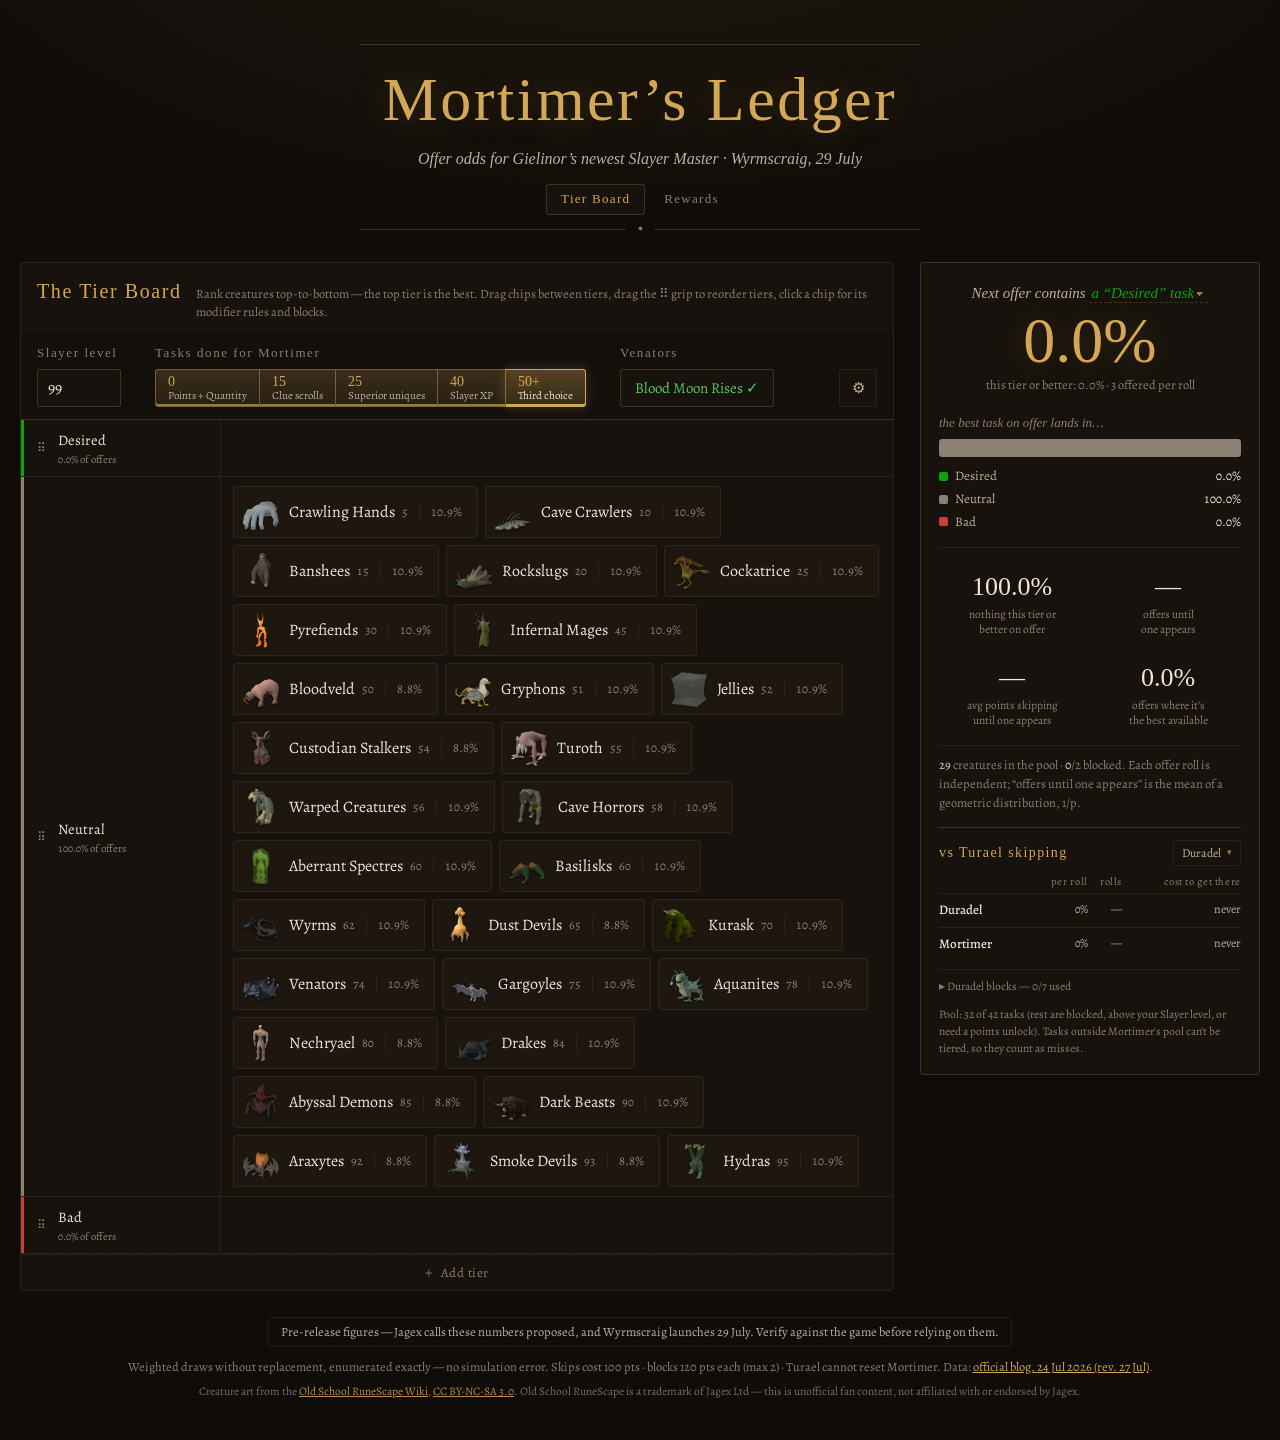
<file: index.html>
<!DOCTYPE html>
<html lang="en">
<head>
<meta charset="utf-8">
<meta name="viewport" content="width=device-width, initial-scale=1">
<title>Mortimer’s Ledger — OSRS Slayer Task Odds</title>
<link rel="preconnect" href="https://fonts.googleapis.com">
<link rel="preconnect" href="https://fonts.gstatic.com" crossorigin>
<link href="https://fonts.googleapis.com/css2?family=IM+Fell+English+SC&family=IM+Fell+English:ital@0;1&family=Alegreya:ital,wght@0,400;0,500;0,700;1,400&display=swap" rel="stylesheet">
<link rel="stylesheet" href="style.css?v=21">
</head>
<body>

<header class="masthead">
  <div class="rule-top"></div>
  <h1>Mortimer’s Ledger</h1>
  <p class="sub">Offer odds for Gielinor’s newest Slayer Master · Wyrmscraig, 29 July</p>
  <nav class="pagenav">
    <a href="index.html" class="on">Tier Board</a>
    <a href="rewards.html">Rewards</a>
  </nav>
  <div class="rule-bottom"><span class="rule-gem">◆</span></div>
</header>

<main class="layout">
  <section class="tierboard" aria-label="Tier board">
    <div class="tb-head">
      <h2>The Tier Board</h2>
      <p>Rank creatures top-to-bottom — the top tier is the best. Drag chips between tiers, drag the ⠿ grip to reorder tiers, click a chip for its modifier rules and blocks.</p>
    </div>

  <div class="controls" aria-label="Settings">
  <div class="ctl">
    <label for="level">Slayer level</label>
    <input id="level" type="number" min="1" max="99" step="1" value="99">
  </div>
  <div class="ctl">
    <label id="progress-label">Tasks done for Mortimer</label>
    <div class="steps" id="steps" role="group" aria-labelledby="progress-label"></div>
  </div>
  <div class="ctl">
    <label for="venators">Venators</label>
    <button id="venators" class="toggle on" aria-pressed="true">Blood Moon Rises ✓</button>
  </div>
  <div class="ctl ctl-end">
    <div class="sel tools" id="tools">
      <button type="button" class="sel-btn tools-btn" aria-haspopup="menu" aria-expanded="false"
        aria-label="Tools" title="Export, import and reset">⚙</button>
      <ul class="sel-menu tools-menu" role="menu" hidden>
        <li role="menuitem" tabindex="-1" data-tool="copy-code">
          Copy share code <small>a short string for this board</small></li>
        <li role="menuitem" tabindex="-1" data-tool="paste-code">
          Paste share code <small>load a board from a code or link</small></li>
        <li role="menuitem" tabindex="-1" data-tool="reset" class="danger">
          Reset ledger <small>clear tiers, rules and blocks</small></li>
      </ul>
    </div>
  </div>
  </div>

    <div id="tiers"></div>
  </section>

  <aside class="results" aria-label="Odds">
    <div class="hero">
      <p class="hero-label">Next offer contains <select id="focus-tier" class="hero-sel" aria-label="Which tier to measure"></select></p>
      <p class="hero-num" id="hero-num">—</p>
      <p class="hero-foot" id="hero-foot"></p>
    </div>

    <div class="bar-wrap">
      <p class="bar-cap">the best task on offer lands in…</p>
      <div class="bar" id="bar" role="img" aria-label="Distribution of the best tier on offer"></div>
      <ul class="legend" id="legend"></ul>
    </div>

    <div class="tiles">
      <div class="tile"><p class="t-num" id="t-nothing">—</p><p class="t-label">nothing this tier or<br>better on offer</p></div>
      <div class="tile"><p class="t-num" id="t-rolls">—</p><p class="t-label">offers until<br>one appears</p></div>
      <div class="tile"><p class="t-num" id="t-skipcost">—</p><p class="t-label">avg points skipping<br>until one appears</p></div>
      <div class="tile"><p class="t-num" id="t-best">—</p><p class="t-label">offers where it’s<br>the best available</p></div>
    </div>

    <div class="fine" id="fine"></div>

    <div class="versus" id="versus" aria-label="Comparison with Turael skipping">
      <div class="vs-head">
        <h3>vs Turael skipping</h3>
        <div id="master-sel"></div>
      </div>
      <table class="vs-table">
        <thead>
          <tr><th></th><th>per roll</th><th>rolls</th><th>cost to get there</th></tr>
        </thead>
        <tbody id="vs-body"></tbody>
      </table>
      <button type="button" class="vs-blocks-btn" id="vs-blocks-btn" aria-expanded="false"></button>
      <div class="vs-blocks" id="vs-blocks" hidden></div>
      <p class="vs-note" id="vs-note"></p>
    </div>
  </aside>
</main>

<footer class="colophon">
  <p class="warn">Pre-release figures — Jagex calls these numbers proposed, and Wyrmscraig launches 29 July. Verify against the game before relying on them.</p>
  <p>
    Weighted draws without replacement, enumerated exactly — no simulation error.
    Skips cost 100 pts · blocks 120 pts each (max 2) · Turael cannot reset Mortimer.
    Data: <a href="https://secure.runescape.com/m=news/meet-mortimer-your-newest-slayer-master?oldschool=1">official blog, 24 Jul 2026 (rev. 27 Jul)</a>.
  </p>
  <p class="credit">
    Creature art from the <a href="https://oldschool.runescape.wiki">Old School RuneScape Wiki</a>,
    <a href="https://creativecommons.org/licenses/by-nc-sa/3.0/">CC BY-NC-SA 3.0</a>.
    Old School RuneScape is a trademark of Jagex Ltd — this is unofficial fan content,
    not affiliated with or endorsed by Jagex.
  </p>
</footer>

<div id="popover" class="popover" hidden></div>

<script src="data.js?v=21"></script>
<script src="masters.js?v=21"></script>
<script src="math.js?v=21"></script>
<script src="share.js?v=21"></script>
<script src="app.js?v=21"></script>
</body>
</html>
</file>
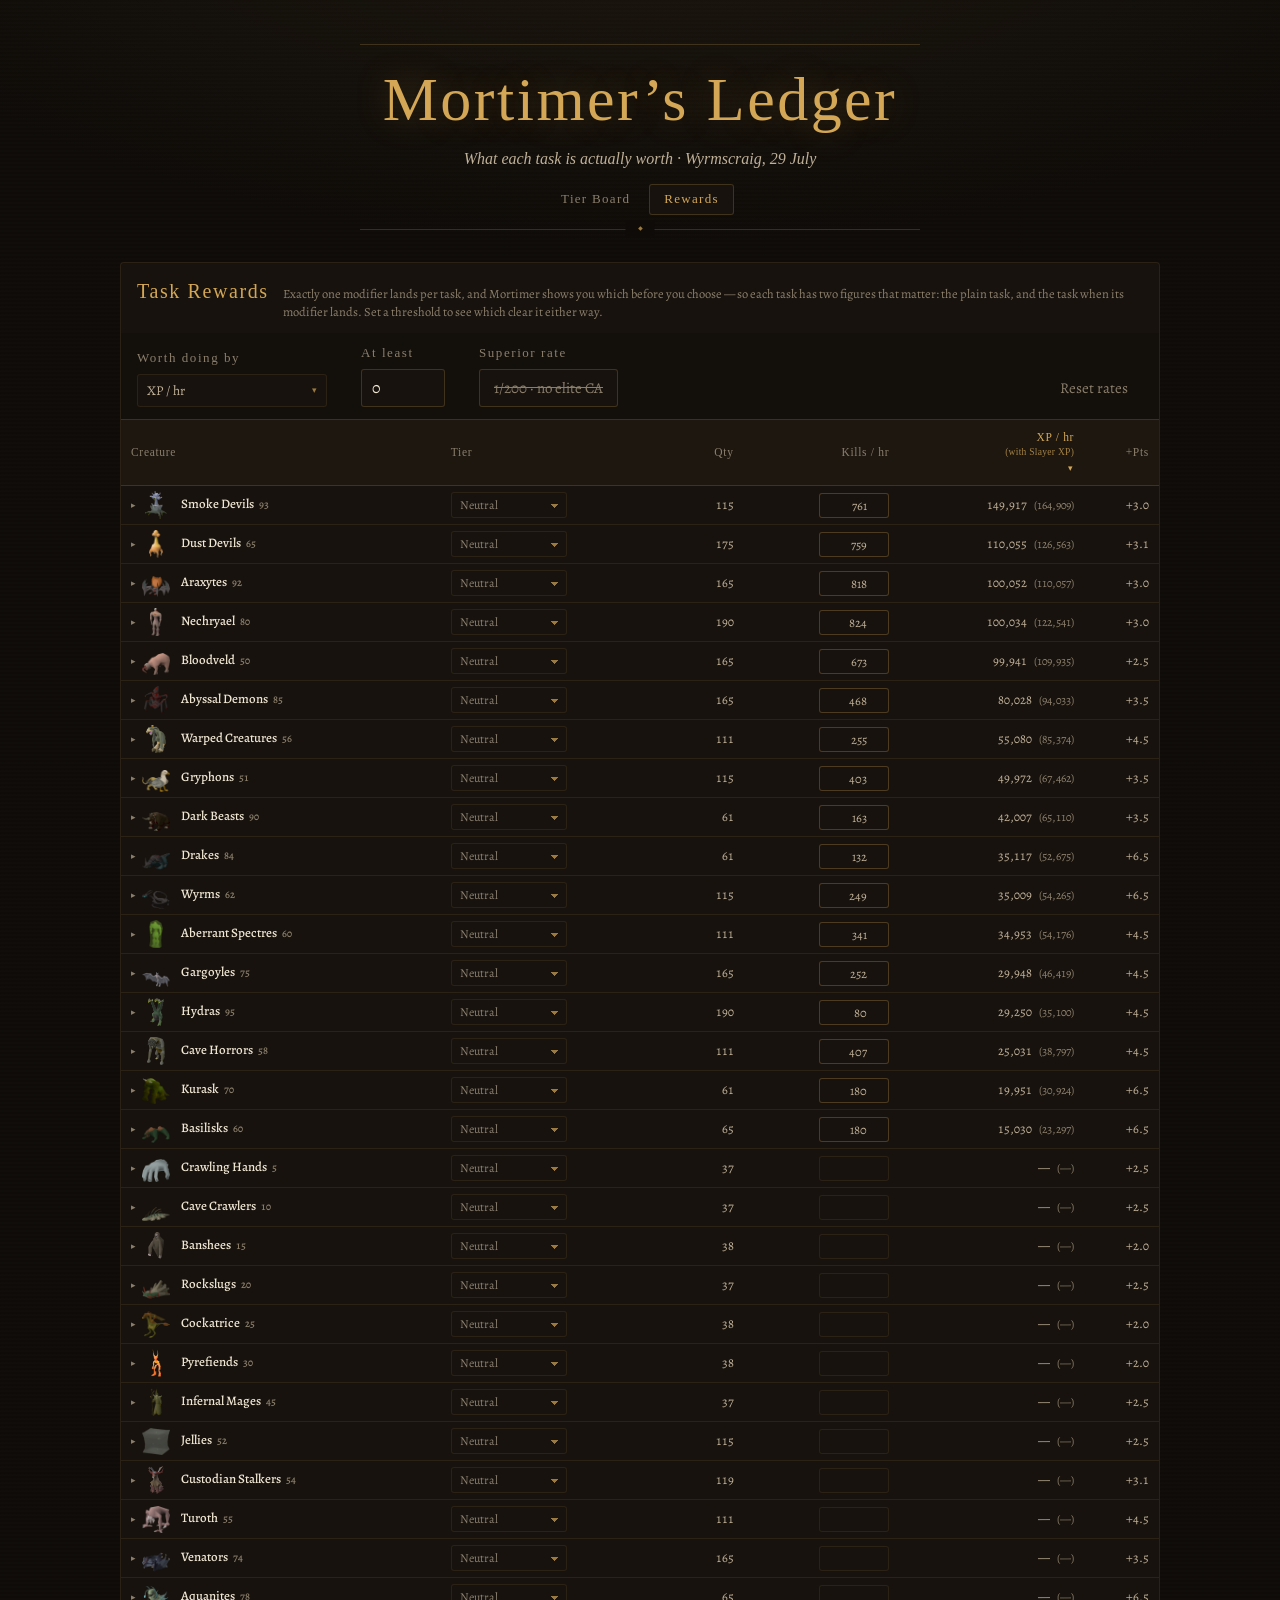
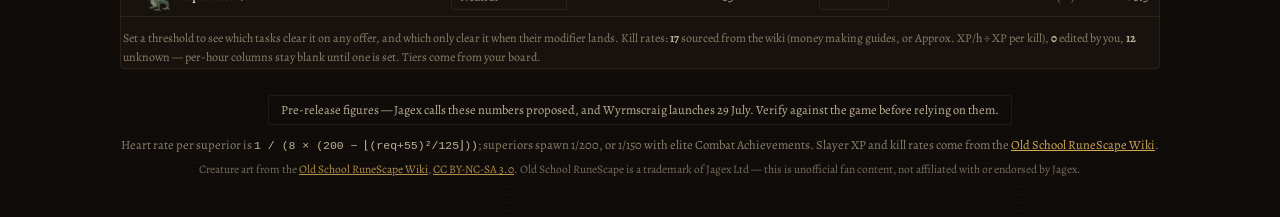
<file: rewards.html>
<!DOCTYPE html>
<html lang="en">
<head>
<meta charset="utf-8">
<meta name="viewport" content="width=device-width, initial-scale=1">
<title>Rewards — Mortimer’s Ledger</title>
<link rel="preconnect" href="https://fonts.googleapis.com">
<link rel="preconnect" href="https://fonts.gstatic.com" crossorigin>
<link href="https://fonts.googleapis.com/css2?family=IM+Fell+English+SC&family=IM+Fell+English:ital@0;1&family=Alegreya:ital,wght@0,400;0,500;0,700;1,400&display=swap" rel="stylesheet">
<link rel="stylesheet" href="style.css?v=21">
</head>
<body>

<header class="masthead">
  <div class="rule-top"></div>
  <h1>Mortimer’s Ledger</h1>
  <p class="sub">What each task is actually worth · Wyrmscraig, 29 July</p>
  <nav class="pagenav">
    <a href="index.html">Tier Board</a>
    <a href="rewards.html" class="on">Rewards</a>
  </nav>
  <div class="rule-bottom"><span class="rule-gem">◆</span></div>
</header>

<main class="rewards-page">
  <section class="tierboard">
    <div class="tb-head">
      <h2>Task Rewards</h2>
      <p>Exactly one modifier lands per task, and Mortimer shows you which before you choose — so each task has two figures that matter: the plain task, and the task when its modifier lands. Set a threshold to see which clear it either way.</p>
    </div>

    <div class="controls" aria-label="Reward settings">
      <div class="ctl">
        <label for="rw-metric">Worth doing by</label>
        <div id="rw-metric"></div>
      </div>
      <div class="ctl">
        <label for="rw-threshold">At least</label>
        <input id="rw-threshold" type="number" min="0" step="1000" value="0">
      </div>
      <div class="ctl">
        <label id="rw-elite-label">Superior rate</label>
        <button id="rw-elite" class="toggle" aria-pressed="false" aria-labelledby="rw-elite-label">1/200 · no elite CA</button>
      </div>
      <div class="ctl ctl-end">
        <button id="rw-reset-kph" class="ghost" title="Restore the wiki-sourced kill rates and clear your edits">Reset rates</button>
      </div>
    </div>

    <div class="rw-scroll">
      <table class="rw-table" id="rw-table">
        <thead>
          <tr>
            <th data-sort="name">Creature</th>
            <th data-sort="tier">Tier</th>
            <th data-sort="qty" class="num" title="Average assignment size">Qty</th>
            <th data-sort="kph" class="num" title="Kills per hour — editable; seeded from the wiki where a guide covers this creature">Kills / hr</th>
            <th data-sort="baseVal" class="num" id="rw-h-metric" title="The plain task, with the same task in parentheses when its modifier lands"></th>
            <th data-sort="pointsBonus" class="num" title="Average Slayer points added by the points modifier">+Pts</th>
          </tr>
        </thead>
        <tbody id="rw-body"></tbody>
      </table>
    </div>

    <p class="rw-note" id="rw-note"></p>
  </section>
</main>

<footer class="colophon">
  <p class="warn">Pre-release figures — Jagex calls these numbers proposed, and Wyrmscraig launches 29 July. Verify against the game before relying on them.</p>
  <p>
    Heart rate per superior is <code>1 / (8 × (200 − ⌊(req+55)²/125⌋))</code>; superiors spawn 1/200, or 1/150 with elite Combat Achievements.
    Slayer XP and kill rates come from the <a href="https://oldschool.runescape.wiki">Old School RuneScape Wiki</a>.
  </p>
  <p class="credit">
    Creature art from the <a href="https://oldschool.runescape.wiki">Old School RuneScape Wiki</a>,
    <a href="https://creativecommons.org/licenses/by-nc-sa/3.0/">CC BY-NC-SA 3.0</a>.
    Old School RuneScape is a trademark of Jagex Ltd — this is unofficial fan content,
    not affiliated with or endorsed by Jagex.
  </p>
</footer>

<script src="data.js?v=21"></script>
<script src="stats.js?v=21"></script>
<script src="rewards.js?v=21"></script>
<script src="rewards-page.js?v=21"></script>
</body>
</html>
</file>
<file: style.css>
/* ————— Mortimer's Ledger — dark bestiary aesthetic ————— */

:root {
  --page: #0e0b08;
  --panel: #17120d;
  --panel-2: #1d1710;
  --ink: #efe6d3;
  --ink-2: #bfb098;
  --ink-3: #8b7f6c;
  --gold: #d3a755;
  --gold-dim: #9a7a3e;
  --hairline: rgba(211, 167, 85, 0.22);
  --hairline-faint: rgba(211, 167, 85, 0.10);
  --desired: #0ca30c;
  --desired-ink: #57c957;
  --bad: #d03b3b;
  --bad-ink: #e06a6a;
  --neutral: #8b8071;
  --ctl-h: 38px;
  --serif-display: "IM Fell English SC", Georgia, serif;
  --serif: "IM Fell English", Georgia, serif;
  --body: "Alegreya", Palatino, Georgia, serif;
}

* { box-sizing: border-box; }

body {
  margin: 0;
  background:
    radial-gradient(1200px 500px at 50% -100px, rgba(211,167,85,0.07), transparent 70%),
    repeating-linear-gradient(0deg, transparent 0 2px, rgba(255,255,255,0.006) 2px 4px),
    var(--page);
  color: var(--ink);
  font-family: var(--body);
  font-size: 16px;
  line-height: 1.45;
  min-height: 100vh;
}

a { color: var(--gold); }

/* ————— masthead ————— */

.masthead { text-align: center; padding: 44px 20px 10px; }
.masthead h1 {
  font-family: var(--serif-display);
  font-weight: 400;
  font-size: clamp(38px, 6vw, 62px);
  letter-spacing: 0.04em;
  margin: 10px 0 2px;
  color: var(--gold);
  text-shadow: 0 0 34px rgba(211,167,85,0.25);
}
.masthead .sub {
  font-family: var(--serif);
  font-style: italic;
  color: var(--ink-2);
  margin: 0 0 14px;
}
.rule-top, .rule-bottom {
  width: min(560px, 80%);
  margin: 0 auto;
  border-top: 1px solid var(--hairline);
  position: relative;
}
.rule-bottom { border-top: none; border-bottom: 1px solid var(--hairline); height: 1px; }
.rule-gem {
  position: absolute; left: 50%; top: -9px; transform: translateX(-50%);
  background: var(--page); padding: 0 12px;
  color: var(--gold-dim); font-size: 11px;
}

/* ————— controls ————— */

/* a toolbar strip inside the board panel, under its title: groups packed
   left at an even rhythm, separated by hairlines, gear pinned right */
.controls {
  display: flex; flex-wrap: wrap; row-gap: 12px;
  align-items: flex-end;
  padding: 11px 16px 12px;
  background: rgba(0, 0, 0, 0.16);
  border-bottom: 1px solid var(--hairline);
}
.controls { column-gap: 34px; }
.controls .ctl-end { margin-left: auto; }
.ctl label {
  display: block;
  font-family: var(--serif-display);
  font-size: 13px; letter-spacing: 0.12em;
  color: var(--ink-3); margin-bottom: 6px;
}
.ctl input[type="number"] {
  width: 84px; height: var(--ctl-h); padding: 0 10px;
  background: var(--panel); color: var(--ink);
  border: 1px solid var(--hairline); border-radius: 3px;
  font-family: var(--body); font-size: 16px;
}
.seg { display: inline-flex; border: 1px solid var(--hairline); border-radius: 3px; overflow: hidden; }
.seg button, .toggle, .ghost {
  appearance: none; border: none; cursor: pointer;
  background: var(--panel); color: var(--ink-2);
  font-family: var(--body); font-size: 15px;
  padding: 8px 14px;
}
.seg button small { color: var(--ink-3); font-size: 12px; }
.seg button + button { border-left: 1px solid var(--hairline-faint); }
.seg button.on { background: var(--panel-2); color: var(--gold); }
.toggle { border: 1px solid var(--hairline); border-radius: 3px; height: var(--ctl-h); }
.toggle.on { color: var(--desired-ink); }
.toggle:not(.on) { color: var(--ink-3); text-decoration: line-through; }
/* progression stepper */
.steps { display: flex; align-items: stretch; position: relative; }
.step {
  appearance: none; cursor: pointer;
  height: var(--ctl-h);
  background: var(--panel); color: var(--ink-3);
  border: 1px solid var(--hairline-faint);
  border-right-width: 0;
  padding: 0 12px;
  font-family: var(--body); text-align: center;
  display: flex; flex-direction: column; justify-content: center; gap: 1px;
  white-space: nowrap;
}
.step:first-child { border-radius: 3px 0 0 3px; }
.step:last-child { border-radius: 0 3px 3px 0; border-right-width: 1px; }
.step .st-n {
  font-family: var(--serif-display); font-size: 14px; line-height: 1.1;
  color: var(--ink-3); font-variant-numeric: tabular-nums;
}
.step .st-u { font-size: 11px; line-height: 1.1; color: var(--ink-3); }
.step:hover { background: var(--panel-2); }

/* completed steps read as a filled progress track */
.step.on {
  background: linear-gradient(rgba(211,167,85,0.20), rgba(211,167,85,0.10));
  border-color: rgba(211,167,85,0.45);
  box-shadow: inset 0 -2px 0 var(--gold-dim);
}
.step.on + .step { border-left-color: rgba(211,167,85,0.45); }
.step.on .st-n { color: var(--gold); }
.step.on .st-u { color: var(--ink-2); }
.step.on:hover { background: linear-gradient(rgba(211,167,85,0.26), rgba(211,167,85,0.14)); }

/* the step you're standing on */
.step.cur {
  background: linear-gradient(rgba(211,167,85,0.34), rgba(211,167,85,0.18));
  border-color: var(--gold);
  box-shadow: inset 0 -2px 0 var(--gold), 0 0 12px rgba(211,167,85,0.25);
}
.step.cur .st-n { color: var(--gold); text-shadow: 0 0 12px rgba(211,167,85,0.5); }
.step.cur .st-u { color: var(--ink); }

/* not yet reached */
.step:not(.on) { opacity: 0.5; }
.step:not(.on):hover { opacity: 0.75; }

.ghost { background: transparent; border: 1px solid transparent; color: var(--ink-3); }
.ghost:hover { color: var(--gold); border-color: var(--hairline-faint); }


/* ————— tier board ————— */

.tierboard {
  background: var(--panel);
  border: 1px solid var(--hairline-faint);
  border-radius: 4px;
  overflow: hidden;
  min-width: 0;
}
.tb-head {
  display: flex; align-items: baseline; gap: 14px;
  padding: 14px 16px 12px;
}
.tb-head h2 {
  font-family: var(--serif-display); font-weight: 400;
  font-size: 20px; letter-spacing: 0.08em;
  color: var(--gold); margin: 0; white-space: nowrap;
}
.tb-head p { margin: 0; font-size: 12.5px; color: var(--ink-3); flex: 1; }
.tb-head .ghost { white-space: nowrap; }
#flash {
  flex: none; font-size: 12.5px; color: var(--gold);
  opacity: 0; transition: opacity 0.25s;
}
#flash.on { opacity: 1; }

#tiers { position: relative; }
.tier { display: flex; border-bottom: 1px solid var(--hairline-faint); }
.tier:last-child { border-bottom: none; }
.tier.dragging { opacity: 0.45; }
.tier-side {
  width: 200px; flex: none;
  display: flex; align-items: center; gap: 7px;
  padding: 6px 10px 6px 12px;
  border-right: 1px solid var(--hairline-faint);
  position: relative;
}
.tier-grip {
  flex: none; cursor: grab;
  color: var(--ink-3); font-size: 12px; line-height: 1;
  letter-spacing: -1px; padding: 4px 2px 4px 4px;
  user-select: none;
}
.tier-grip:hover { color: var(--gold); }
.tier-grip:active { cursor: grabbing; }

/* the add-tier bar: one plain full-width row — it only gains the tier
   two-column shape once it materialises as a real tier */
.tier-add {
  appearance: none; cursor: pointer;
  display: flex; align-items: center; justify-content: center; gap: 7px;
  width: 100%; min-height: 36px; padding: 8px 12px; margin: 0;
  background: transparent;
  border: none; border-top: 1px dashed var(--hairline-faint);
  font-family: var(--body); font-size: 13px; letter-spacing: 0.04em;
  color: var(--ink-3);
}
.tier-add .ta-plus { font-size: 15px; line-height: 1; }
.tier-add:hover {
  color: var(--gold);
  background: rgba(211,167,85,0.04);
  border-top-color: rgba(211,167,85,0.45);
}
.tier-add:focus-visible { outline: 1px solid var(--gold-dim); outline-offset: -2px; }
.tier-add.drag-over {
  color: var(--gold);
  background: rgba(211,167,85,0.10);
  border-top: 1px solid var(--gold);
  box-shadow: inset 0 0 0 1px rgba(211,167,85,0.35);
}

#tier-marker {
  position: absolute; left: 0; right: 0; height: 2px;
  background: var(--gold); border-radius: 1px;
  box-shadow: 0 0 7px rgba(211,167,85,0.8);
  pointer-events: none; z-index: 5;
}
.tier-side-main { flex: 1; min-width: 0; display: flex; flex-direction: column; }
.tier-odds {
  font-size: 11px; color: var(--ink-3);
  padding-left: 4px; font-variant-numeric: tabular-nums;
  cursor: help;
}
.tier-name {
  flex: 1; min-width: 0;
  background: transparent; border: none;
  color: var(--ink); font-family: var(--body); font-size: 14.5px;
  padding: 2px 4px; border-radius: 2px;
}
input.tier-name:hover { background: rgba(255,255,255,0.03); }
input.tier-name:focus { outline: 1px solid var(--hairline); background: var(--panel-2); }
.tier-tools { display: flex; gap: 1px; opacity: 0; transition: opacity 0.15s; }
.tier-side:hover .tier-tools, .tier-side:focus-within .tier-tools { opacity: 1; }
.tier-tools button {
  appearance: none; cursor: pointer;
  background: transparent; border: 1px solid transparent; border-radius: 2px;
  color: var(--ink-3); font-size: 11px; line-height: 1; padding: 4px 5px;
  font-family: var(--body);
}
.tier-tools button:hover { color: var(--ink); border-color: var(--hairline-faint); }
.tier-tools button:disabled { opacity: 0.3; cursor: not-allowed; }

.tier-drop {
  flex: 1; display: flex; flex-wrap: wrap; align-content: flex-start;
  gap: 7px; padding: 9px 12px; min-height: 56px;
  position: relative;
}
.tier-drop.drag-over { background: rgba(211,167,85,0.04); }

#drop-marker {
  position: absolute; width: 2px;
  background: var(--gold); border-radius: 1px;
  box-shadow: 0 0 7px rgba(211,167,85,0.8);
  pointer-events: none;
}

.crea {
  background: var(--panel-2);
  border: 1px solid var(--hairline-faint); border-radius: 4px;
  padding: 7px 15px 7px 9px; font-size: 16px; line-height: 1.25;
  cursor: grab; user-select: none; white-space: nowrap;
  display: inline-flex; align-items: center;
}
.c-img {
  width: 36px; height: 36px; flex: none;
  object-fit: contain; object-position: center bottom;
  margin-right: 10px;
  filter: drop-shadow(0 1px 1px rgba(0,0,0,0.55));
}
.crea.c-blocked .c-img, .crea.c-locked .c-img { filter: grayscale(1) opacity(0.6); }
.crea:active { cursor: grabbing; }
.crea:hover { border-color: var(--hairline); }
.crea.c-sel { border-color: var(--gold); color: var(--gold); }
.crea small { color: var(--ink-3); margin-left: 7px; font-size: 12.5px; font-variant-numeric: tabular-nums; }
.crea .c-off {
  margin-left: 11px; padding-left: 11px;
  border-left: 1px solid var(--hairline-faint);
  color: var(--ink-3); font-size: 13px; font-variant-numeric: tabular-nums;
}
.crea.c-rules { border-color: rgba(211,167,85,0.45); }
.crea .c-mv {
  margin-left: 7px; font-size: 12.5px; line-height: 1;
  padding: 3px 5px; border-radius: 2px;
  font-variant-numeric: tabular-nums;
}
.crea .c-up { color: var(--desired-ink); background: rgba(12,163,12,0.13); }
.crea .c-down { color: var(--bad-ink); background: rgba(208,59,59,0.13); }
.crea.dragging { opacity: 0.45; }
.crea.c-blocked { text-decoration: line-through; opacity: 0.55; }
.crea.c-locked { opacity: 0.35; }

/* ————— floating creature card ————— */

.popover {
  position: absolute; z-index: 60;
  width: 470px; max-width: calc(100vw - 24px);
  background:
    linear-gradient(rgba(211,167,85,0.05), transparent 45%),
    var(--panel-2);
  border: 1px solid var(--gold-dim);
  border-radius: 4px;
  box-shadow: 0 16px 44px rgba(0,0,0,0.6), 0 3px 10px rgba(0,0,0,0.45);
}
.pop-caret {
  position: absolute; top: -6px;
  width: 10px; height: 10px;
  background: var(--panel-2);
  border-left: 1px solid var(--gold-dim);
  border-top: 1px solid var(--gold-dim);
  transform: rotate(45deg);
}
.popover.pop-above .pop-caret { top: auto; bottom: -6px; transform: rotate(225deg); }

.ce-head {
  display: flex; align-items: baseline; gap: 10px; flex-wrap: wrap;
  padding: 13px 16px 4px;
}
.pop-img {
  width: 42px; height: 42px; flex: none;
  object-fit: contain; object-position: center bottom;
  align-self: center; margin-right: 2px;
  filter: drop-shadow(0 2px 3px rgba(0,0,0,0.6));
}
.ce-head b {
  font-family: var(--serif-display); font-weight: 400;
  font-size: 19px; color: var(--gold); letter-spacing: 0.02em;
}
.ce-head .blk { margin-left: auto; }
.pop-off {
  font-size: 12.5px; color: var(--ink-2);
  font-variant-numeric: tabular-nums;
}
.pop-sub {
  padding: 0 16px 10px;
  font-size: 13px; color: var(--ink-3);
  font-variant-numeric: tabular-nums;
  border-bottom: 1px solid var(--hairline-faint);
}
.ce-close {
  appearance: none; cursor: pointer;
  background: transparent; border: 1px solid transparent; border-radius: 2px;
  color: var(--ink-3); font-size: 13px; line-height: 1; padding: 5px 7px;
  font-family: var(--body);
}
.ce-close:hover { color: var(--ink); border-color: var(--hairline-faint); }

.pop-rows { padding: 7px 16px 13px; }
.pop-rows .rm-row {
  padding: 7px 0;
  border-bottom: 1px solid var(--hairline-faint);
}
.pop-rows .rm-row:last-child { border-bottom: none; padding-bottom: 2px; }
.pop-tier { color: var(--gold-dim); cursor: help; }

@media (max-width: 720px) {
  .tier { flex-direction: column; }
  .tier-side { width: auto; border-right: none; border-bottom: 1px dashed var(--hairline-faint); }
  .tier-tools { opacity: 1; }
}

/* ————— layout ————— */

.layout {
  display: grid; grid-template-columns: minmax(0, 1fr) 340px;
  gap: 26px; max-width: 1440px; margin: 22px auto 0; padding: 0 20px;
  align-items: start;
}
@media (max-width: 880px) { .layout { grid-template-columns: 1fr; } .results { position: static; } }

/* ————— shared bits (drawer) ————— */

.r-lvl {
  font-size: 12px; color: var(--ink-3);
  font-variant-numeric: tabular-nums;
}
.r-w8 {
  font-size: 10.5px; color: var(--gold-dim);
  border: 1px solid var(--hairline); border-radius: 2px;
  padding: 0 4px; letter-spacing: 0.06em;
  cursor: help;
}
.ce-detail .sep { color: rgba(211,167,85,0.35); padding: 0 2px; }

.chip {
  font-size: 10.5px; line-height: 1; padding: 2px 4px;
  border-radius: 2px; cursor: help;
  font-variant-numeric: tabular-nums;
}
.chip-d { color: var(--desired-ink); background: rgba(12,163,12,0.12); }
.chip-b { color: var(--bad-ink); background: rgba(208,59,59,0.12); }

.blk {
  appearance: none; cursor: pointer;
  background: transparent; color: var(--ink-3);
  border: 1px solid transparent; border-radius: 3px;
  font-family: var(--body); font-size: 13px; padding: 5px 8px; line-height: 1;
}
.blk:hover { border-color: var(--hairline-faint); color: var(--ink); }
.blk.on { color: var(--bad-ink); border-color: rgba(208,59,59,0.4); }
.blk:disabled { opacity: 0.35; cursor: not-allowed; }

.rm-row {
  display: flex; align-items: center; justify-content: space-between;
  gap: 10px; min-width: 0;
}
.rm-row.rm-off { opacity: 0.4; }
.rm-name { font-size: 14.5px; white-space: nowrap; overflow: hidden; text-overflow: ellipsis; }
.rm-name small { color: var(--ink-3); font-size: 12px; font-variant-numeric: tabular-nums; margin-left: 4px; }
.rm-name .rm-lock { color: var(--bad-ink); letter-spacing: 0.05em; }
/* custom listbox (native select popups can't be themed) */
.sel { position: relative; flex: none; width: 190px; }
.sel-btn {
  width: 100%;
  display: flex; align-items: center; justify-content: space-between; gap: 8px;
  appearance: none; cursor: pointer;
  background: var(--panel); color: var(--ink-2);
  border: 1px solid var(--hairline-faint); border-radius: 3px;
  font-family: var(--body); font-size: 13.5px; text-align: left;
  padding: 6px 9px;
}
.sel-btn:hover { border-color: var(--gold-dim); color: var(--ink); }
.sel-btn:focus-visible { outline: 1px solid var(--gold-dim); outline-offset: 1px; }
.sel.open .sel-btn { border-color: var(--gold-dim); color: var(--ink); }
.sel-caret { color: var(--gold-dim); font-size: 9px; line-height: 1; flex: none; }
.sel.open .sel-caret { transform: rotate(180deg); }
.sel-val { overflow: hidden; text-overflow: ellipsis; white-space: nowrap; }
.sel-off .sel-btn { opacity: 0.35; cursor: not-allowed; }

.sel-menu {
  position: absolute; z-index: 10; top: calc(100% + 3px); left: 0;
  width: 100%; max-height: 260px; overflow-y: auto;
  margin: 0; padding: 3px; list-style: none;
  background: var(--panel);
  border: 1px solid var(--gold-dim); border-radius: 3px;
  box-shadow: 0 10px 26px rgba(0,0,0,0.6);
}
.sel-menu.menu-up { top: auto; bottom: calc(100% + 3px); }
.sel-menu li {
  display: flex; align-items: center; gap: 6px;
  padding: 5px 7px; border-radius: 2px; cursor: pointer;
  font-size: 13.5px; color: var(--ink-2);
}
.sel-menu li:hover { background: var(--panel-2); color: var(--ink); }
.sel-menu li:focus { outline: none; background: rgba(211,167,85,0.14); color: var(--gold); }
.sel-menu li.on { color: var(--gold); }
.sel-tick { width: 10px; flex: none; font-size: 10px; color: var(--gold-dim); }

/* tools menu — same component, gear trigger, right-aligned panel.
   Declared after .sel-menu so its width/placement overrides win. */
.tools { width: auto; }
.tools .sel-btn {
  width: var(--ctl-h); height: var(--ctl-h); padding: 0;
  justify-content: center;
  font-size: 15px; line-height: 1; color: var(--ink-2);
}
.tools .sel-btn:hover, .tools.open .sel-btn { color: var(--gold); }
.tools .sel-menu {
  width: max-content; min-width: 220px;
  left: auto; right: 0;
}
.tools .sel-menu li { display: block; padding: 7px 11px; white-space: nowrap; }
.tools .sel-menu li small {
  display: block; margin-top: 1px;
  font-size: 11px; color: var(--ink-3);
}
.tools .sel-menu li:hover small, .tools .sel-menu li:focus small { color: var(--ink-2); }
.tools .sel-menu li.danger:hover, .tools .sel-menu li.danger:focus {
  background: rgba(208,59,59,0.14); color: var(--bad-ink);
}

/* ————— results ————— */

.results {
  position: sticky; top: 16px;
  background: var(--panel);
  border: 1px solid var(--hairline);
  border-radius: 4px;
  padding: 20px 18px 16px;
}
.hero { text-align: center; padding-bottom: 6px; }
.hero-label {
  font-family: var(--serif); font-style: italic;
  color: var(--ink-2); margin: 0; font-size: 15px;
}
.hero-label em { color: var(--desired-ink); font-style: italic; }
.hero-sel {
  appearance: none; -webkit-appearance: none;
  background: transparent; border: none;
  border-bottom: 1px dashed var(--hairline);
  font-family: var(--serif); font-style: italic; font-size: 15px;
  color: var(--desired-ink);
  padding: 0 14px 1px 2px; cursor: pointer;
  background-image: linear-gradient(45deg, transparent 50%, var(--gold-dim) 50%), linear-gradient(135deg, var(--gold-dim) 50%, transparent 50%);
  background-position: calc(100% - 8px) 55%, calc(100% - 4px) 55%;
  background-size: 4px 4px, 4px 4px;
  background-repeat: no-repeat;
}
.hero-sel:hover { border-bottom-color: var(--gold-dim); }
.hero-sel option { background: var(--panel); color: var(--ink); font-style: normal; }
.hero-num {
  font-family: var(--serif-display);
  font-size: 64px; line-height: 1.05;
  margin: 2px 0 0; color: var(--gold);
  font-variant-numeric: tabular-nums;
  text-shadow: 0 0 30px rgba(211,167,85,0.22);
}
.hero-foot { margin: 2px 0 0; font-size: 12.5px; color: var(--ink-3); }

.bar-wrap { margin: 14px 0 4px; }
.bar-cap {
  margin: 0 0 6px; font-family: var(--serif); font-style: italic;
  font-size: 13px; color: var(--ink-3);
}
.bar {
  display: flex; gap: 2px; height: 18px;
  border-radius: 3px; overflow: hidden;
  background: var(--panel-2);
}
.bar > div { border-radius: 2px; min-width: 0; transition: flex-grow 0.25s ease; }

.legend { list-style: none; margin: 8px 0 0; padding: 0; font-size: 13px; }
.legend li {
  display: flex; align-items: center; gap: 7px;
  color: var(--ink-2); padding: 2px 0;
  font-variant-numeric: tabular-nums;
}
.legend .swatch { width: 9px; height: 9px; border-radius: 2px; flex: none; }
.legend .val { margin-left: auto; color: var(--ink); }

.tiles {
  display: grid; grid-template-columns: 1fr 1fr; gap: 10px;
  margin-top: 14px; padding-top: 14px;
  border-top: 1px solid var(--hairline-faint);
}
.tile { text-align: center; padding: 6px 2px; }
.t-num {
  font-family: var(--serif-display);
  font-size: 26px; margin: 0; color: var(--ink);
  font-variant-numeric: tabular-nums;
}
.t-label { margin: 1px 0 0; font-size: 11.5px; color: var(--ink-3); line-height: 1.3; }

.fine {
  margin-top: 12px; padding-top: 10px;
  border-top: 1px solid var(--hairline-faint);
  font-size: 12.5px; color: var(--ink-3); line-height: 1.5;
}
.fine b { color: var(--ink-2); font-weight: 500; }

/* ————— versus panel ————— */

.versus {
  margin-top: 14px; padding-top: 12px;
  border-top: 1px solid var(--hairline);
}
.versus h3 {
  font-family: var(--serif-display); font-weight: 400;
  font-size: 14px; letter-spacing: 0.1em;
  color: var(--gold); margin: 0 0 8px;
}
.vs-table {
  width: 100%; border-collapse: collapse;
  font-size: 12px; font-variant-numeric: tabular-nums;
}
.vs-table thead th {
  font-family: var(--body); font-weight: 400; font-size: 10.5px;
  letter-spacing: 0.06em; color: var(--ink-3);
  text-align: right; padding: 0 0 4px; border-bottom: 1px solid var(--hairline-faint);
}
.vs-table thead th:first-child { text-align: left; }
.vs-table tbody th {
  text-align: left; font-weight: 500; color: var(--ink);
  padding: 7px 6px 7px 0; font-size: 13px;
}
.vs-table td {
  text-align: right; padding: 7px 0 7px 8px;
  color: var(--ink-2); vertical-align: top;
}
.vs-table td small { color: var(--ink-3); font-size: 10.5px; }
.vs-table tbody tr + tr th, .vs-table tbody tr + tr td { border-top: 1px solid var(--hairline-faint); }
.vs-mort th { color: var(--gold); }
.vs-note {
  margin: 9px 0 0; font-size: 11.5px; color: var(--ink-3); line-height: 1.5;
}
.vs-note b { color: var(--gold); }

.vs-head { display: flex; align-items: center; justify-content: space-between; gap: 8px; margin-bottom: 8px; }
.vs-head h3 { margin: 0; }
#master-sel .sel { width: auto; }
#master-sel .sel-btn { padding: 4px 8px; font-size: 12px; gap: 6px; }
#master-sel .sel-menu { width: max-content; min-width: 150px; left: auto; right: 0; }
#master-sel .sel-menu li { font-size: 12.5px; }

.vs-blocks-btn {
  appearance: none; cursor: pointer; width: 100%; text-align: left;
  background: transparent; border: none; border-top: 1px solid var(--hairline-faint);
  color: var(--ink-3); font-family: var(--body); font-size: 11.5px;
  padding: 8px 0 0; margin-top: 8px;
}
.vs-blocks-btn:hover { color: var(--gold); }

.vs-blocks { margin-top: 7px; }
.vb-slots {
  display: flex; align-items: center; justify-content: space-between;
  font-size: 11.5px; color: var(--ink-3); margin-bottom: 5px;
}
.vb-slots input {
  width: 48px; height: 24px; padding: 0 6px;
  background: var(--panel); color: var(--ink);
  border: 1px solid var(--hairline-faint); border-radius: 3px;
  font-family: var(--body); font-size: 12px;
}
.vb-list {
  list-style: none; margin: 0; padding: 0;
  max-height: 210px; overflow-y: auto;
  border: 1px solid var(--hairline-faint); border-radius: 3px;
}
.vb-list li {
  display: flex; align-items: center; gap: 7px;
  padding: 3px 6px; font-size: 12px;
  border-bottom: 1px solid rgba(211,167,85,0.06);
}
.vb-list li:last-child { border-bottom: none; }
.vb-list li.on { background: rgba(208,59,59,0.10); }
.vb-list li.hit .vb-name { color: var(--desired-ink); }
.vb-list button {
  appearance: none; cursor: pointer; flex: none;
  width: 20px; height: 20px; padding: 0; line-height: 1;
  background: transparent; border: 1px solid var(--hairline-faint); border-radius: 2px;
  color: var(--ink-3); font-size: 10px; font-family: var(--body);
}
.vb-list button:hover:not(:disabled) { color: var(--bad-ink); border-color: rgba(208,59,59,0.4); }
.vb-list li.on button { color: var(--bad-ink); border-color: rgba(208,59,59,0.45); }
.vb-list button:disabled { opacity: 0.3; cursor: not-allowed; }
.vb-name { flex: 1; min-width: 0; color: var(--ink-2); overflow: hidden; text-overflow: ellipsis; white-space: nowrap; }
.vb-name small { color: var(--ink-3); font-size: 10px; margin-left: 5px; }
.vb-w { color: var(--ink-3); font-variant-numeric: tabular-nums; font-size: 11px; }

.colophon {
  max-width: 1440px; margin: 26px auto 40px; padding: 0 20px;
  text-align: center; font-size: 12.5px; color: var(--ink-3);
}
.colophon p { margin: 0 0 7px; }
.colophon .warn {
  color: var(--ink-2);
  border: 1px solid var(--hairline-faint); border-radius: 3px;
  display: inline-block; padding: 5px 12px; margin-bottom: 11px;
}
.colophon .credit { font-size: 11.5px; opacity: 0.85; }

/* ————— page nav ————— */

.pagenav { display: flex; gap: 4px; justify-content: center; margin: 0 0 14px; }
.pagenav a {
  font-family: var(--serif-display); font-size: 13px; letter-spacing: 0.1em;
  color: var(--ink-3); text-decoration: none;
  padding: 5px 14px; border: 1px solid transparent; border-radius: 3px;
}
.pagenav a:hover { color: var(--gold); border-color: var(--hairline-faint); }
.pagenav a.on { color: var(--gold); border-color: var(--hairline); background: var(--panel); }

/* ————— rewards page ————— */

/* the board wants width for its chips; this table does not — six columns
   stretched over 1400px put 300px between a creature and its numbers */
.rewards-page { max-width: 1080px; margin: 22px auto 0; padding: 0 20px; }
.rw-table { min-width: 860px; }
.rw-scroll { overflow-x: auto; }
.rw-table {
  width: 100%; border-collapse: collapse;
  font-size: 13px; font-variant-numeric: tabular-nums;
}
.rw-table thead th {
  position: sticky; top: 0; z-index: 2;
  background: var(--panel-2);
  font-family: var(--serif-display); font-weight: 400;
  font-size: 11.5px; letter-spacing: 0.06em; color: var(--ink-3);
  text-align: left; padding: 9px 10px; white-space: nowrap;
  border-bottom: 1px solid var(--hairline); cursor: pointer;
}
.rw-table thead th.num { text-align: right; }
.rw-table thead th:hover { color: var(--gold); }
.rw-table thead th.sorted { color: var(--gold); }
.rw-table thead th.sorted::after { content: " ▾"; font-size: 9px; }
.rw-table thead th.sorted[data-dir="asc"]::after { content: " ▴"; }
.rw-table tbody th {
  font-weight: 500; color: var(--ink); text-align: left;
  padding: 5px 10px; white-space: nowrap; vertical-align: middle;
}
.rw-table tbody th small { color: var(--ink-3); font-size: 11px; margin-left: 5px; }
.rw-img {
  width: 28px; height: 28px; max-width: 28px; max-height: 28px;
  object-fit: contain; object-position: center bottom;
  vertical-align: middle; margin-right: 9px;
}
.rw-table td { padding: 6px 10px; color: var(--ink-2); }
.rw-table td.num { text-align: right; }
.rw-table tbody tr { border-bottom: 1px solid var(--hairline-faint); }
.rw-table tbody tr:hover { background: rgba(255,255,255,0.02); }
.rw-pass { background: rgba(12,163,12,0.07); }
.rw-pass td, .rw-pass th { color: var(--ink); }
.rw-fail { opacity: 0.45; }
.rw-tier { font-size: 12px; }
.rw-untiered { color: var(--ink-3); }
.rw-kph {
  width: 70px; max-width: 70px; text-align: right;
  background: var(--panel); color: var(--ink-2);
  border: 1px solid var(--hairline-faint); border-radius: 3px;
  font-family: var(--body); font-size: 12.5px; padding: 3px 6px;
}
.rw-kph:hover, .rw-kph:focus { border-color: var(--gold-dim); color: var(--ink); }
.rw-kph.sourced { border-color: rgba(211,167,85,0.28); }
.rw-kph.edited { color: var(--gold); border-color: var(--gold-dim); }
.rw-note { margin: 12px 2px 0; font-size: 12px; color: var(--ink-3); line-height: 1.6; }
.rw-note b { color: var(--ink-2); }
.colophon code { font-size: 11.5px; color: var(--ink-2); }

/* per-modifier expansion on the rewards table */
.rw-row { cursor: pointer; }
.rw-row.open { background: rgba(211,167,85,0.05); }
.rw-caret { color: var(--ink-3); font-size: 9px; margin-right: 6px; }
.rw-row.open .rw-caret { color: var(--gold); }
.rw-rulecount {
  margin-left: 7px; font-size: 10px; color: var(--gold-dim);
  border: 1px solid var(--hairline-faint); border-radius: 2px; padding: 1px 4px;
}
.rw-tier-sel {
  appearance: none; -webkit-appearance: none;
  width: 116px;
  /* read as an input at rest, like the kills/hr field beside it —
     transparent-until-hover made it look like plain text */
  background-color: var(--panel);
  border: 1px solid var(--hairline-faint); border-radius: 3px;
  font-family: var(--body); font-size: 12px;
  padding: 4px 20px 4px 8px; cursor: pointer;
  background-image:
    linear-gradient(45deg, transparent 50%, var(--gold-dim) 50%),
    linear-gradient(135deg, var(--gold-dim) 50%, transparent 50%);
  background-position: calc(100% - 11px) 55%, calc(100% - 7px) 55%;
  background-size: 4px 4px, 4px 4px; background-repeat: no-repeat;
}
.rw-tier-sel:hover, .rw-tier-sel:focus { border-color: var(--gold-dim); background-color: var(--panel-2); }
.rw-tier-sel option, .rw-rule option { background: var(--panel); color: var(--ink); }

.rw-sub > td { padding: 0 0 10px 0; background: rgba(0,0,0,0.22); }
.rw-mods {
  display: grid; grid-template-columns: minmax(140px, 220px) 120px 150px 110px;
  gap: 2px 14px; padding: 10px 14px 4px 40px;
  max-width: 760px;   /* stay in view: the table itself is far wider */
}
.rw-mod { display: contents; }
.rw-mod-name { font-size: 12.5px; color: var(--ink-2); padding: 4px 0; }
.rw-mod-name small { color: var(--ink-3); font-size: 11px; margin-left: 6px; font-variant-numeric: tabular-nums; }
.rw-mod-val {
  text-align: right; font-size: 12.5px; color: var(--ink-2);
  font-variant-numeric: tabular-nums; padding: 4px 0;
}
.rw-mod-val em { font-style: normal; font-size: 11px; margin-left: 6px; }
.rw-mod-val.up { color: var(--desired-ink); }
.rw-mod-val.down { color: var(--bad-ink); }
.rw-rule {
  appearance: none; -webkit-appearance: none;
  background: var(--panel); color: var(--ink-2);
  border: 1px solid var(--hairline-faint); border-radius: 3px;
  font-family: var(--body); font-size: 12px; padding: 3px 18px 3px 7px; cursor: pointer;
  background-image:
    linear-gradient(45deg, transparent 50%, var(--gold-dim) 50%),
    linear-gradient(135deg, var(--gold-dim) 50%, transparent 50%);
  background-position: calc(100% - 10px) 55%, calc(100% - 6px) 55%;
  background-size: 4px 4px, 4px 4px; background-repeat: no-repeat;
}
.rw-rule:hover { border-color: var(--gold-dim); color: var(--ink); }
.rw-mod-dest { font-size: 12px; padding: 4px 0; align-self: center; }
.rw-mods-note { margin: 6px 0 0 40px; font-size: 11px; color: var(--ink-3); }
.rw-mod-head > * {
  font-family: var(--serif-display); font-size: 10.5px; letter-spacing: 0.06em;
  color: var(--ink-3); padding-bottom: 3px; border-bottom: 1px solid var(--hairline-faint);
}
.rw-mod-head .rw-mod-val em { font-style: normal; color: var(--ink-3); opacity: 0.75; }
.rw-mod-val.flat { color: var(--ink-3); }
.rw-noop { color: var(--ink-3); opacity: 0.7; }


/* three answers to "is this worth doing" at your threshold */
.rw-always { background: rgba(12,163,12,0.09); }
.rw-always th, .rw-always td { color: var(--ink); }
.rw-withmod { background: rgba(211,167,85,0.08); }
.rw-fail { opacity: 0.4; }
.rw-cell-pass { color: var(--gold) !important; font-weight: 500; }
.rw-paren { color: var(--ink-3); font-size: 12px; margin-left: 4px; }
.rw-locked { color: var(--ink-3); font-size: 11px; font-style: italic; }
.rw-table thead th small { display: block; font-size: 9.5px; opacity: 0.75; letter-spacing: 0.03em; }
.rw-k-always { color: var(--desired-ink); }
.rw-k-withmod { color: var(--gold); }
</file>
